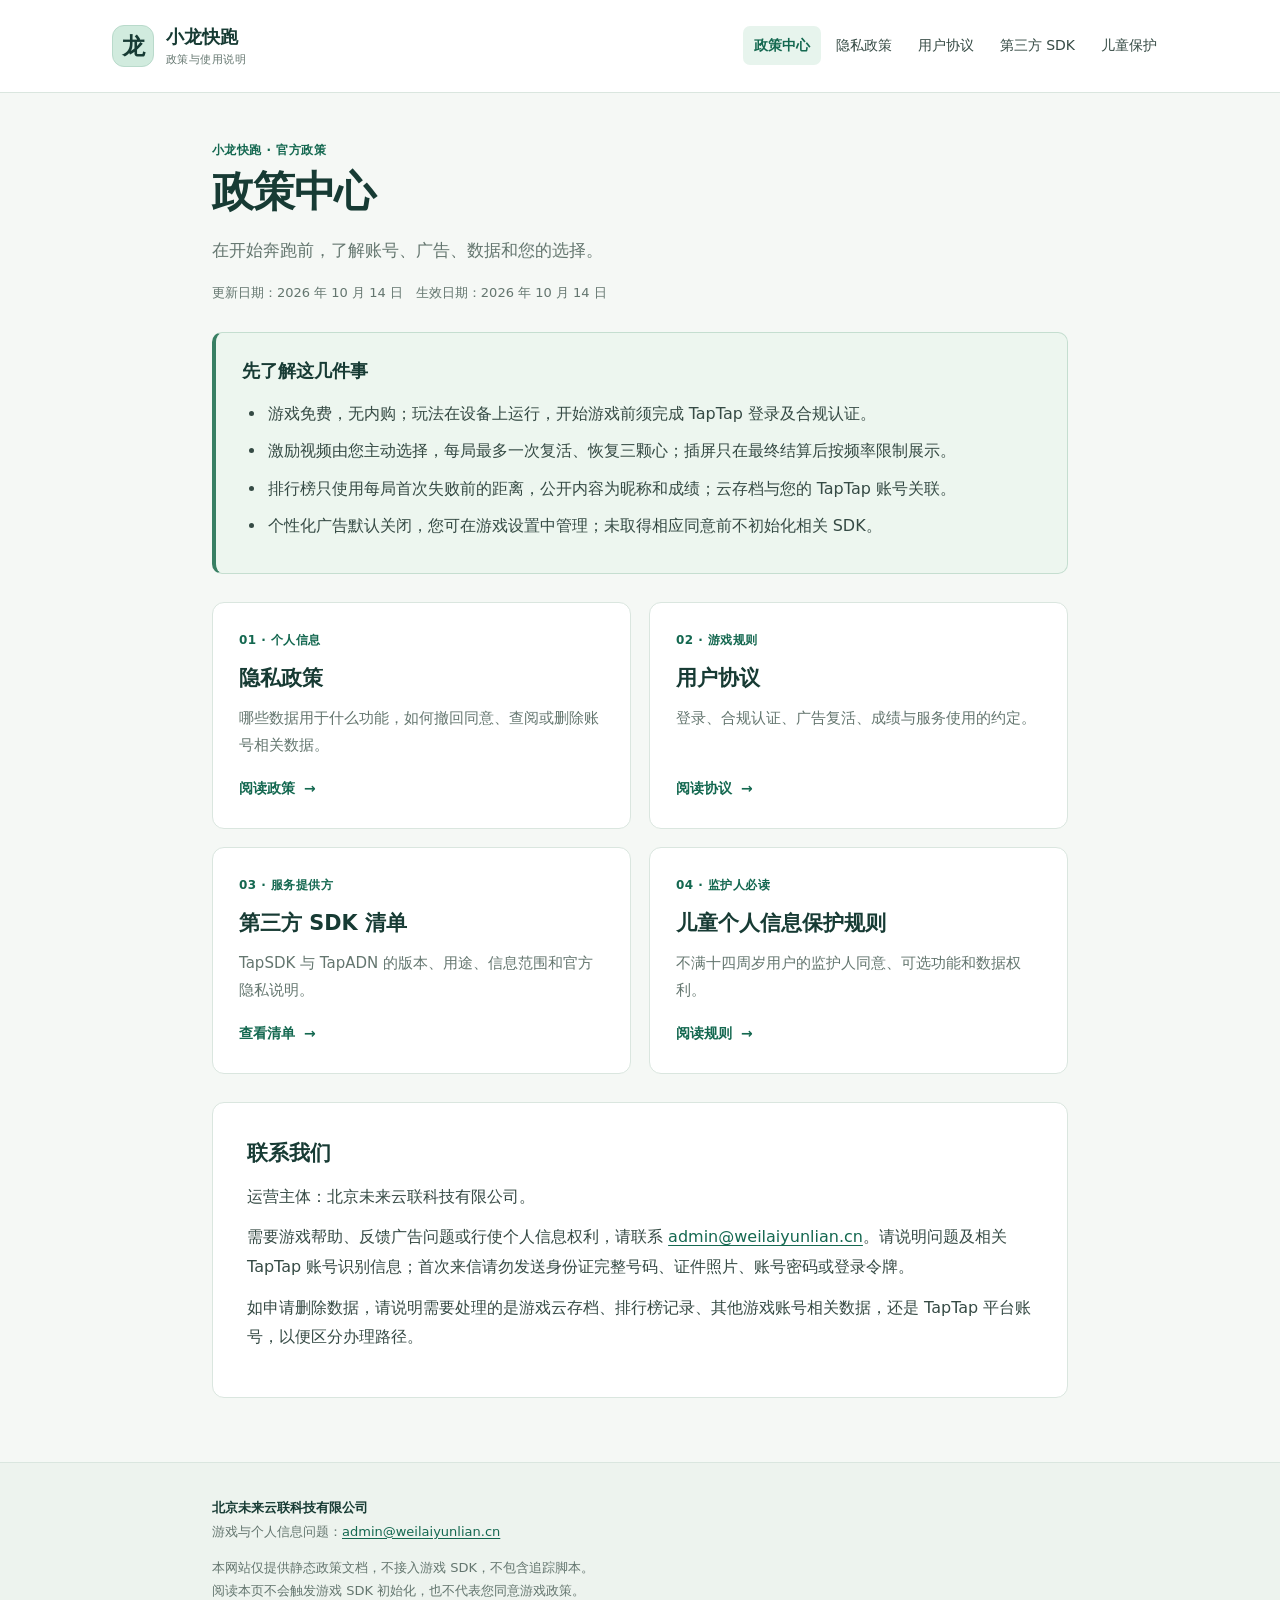
<file: index.html>
<!doctype html>
<html lang="zh-CN">
<head>
  <meta charset="utf-8">
  <meta name="viewport" content="width=device-width,initial-scale=1">
  <meta name="color-scheme" content="light">
  <meta name="description" content="在开始奔跑前，了解账号、广告、数据和您的选择。">
  <title>政策中心 · 小龙快跑</title>
  <link rel="stylesheet" href="style.css">
</head>
<body>
  <a class="skip-link" href="#content">跳到正文</a>
  <header class="site-header">
    <div class="header-inner">
      <a class="brand" href="index.html"><span class="brand-mark" aria-hidden="true">龙</span><span>小龙快跑<small>政策与使用说明</small></span></a>
      <nav aria-label="政策导航"><a href="index.html" aria-current="page">政策中心</a><a href="privacy.html">隐私政策</a><a href="terms.html">用户协议</a><a href="sdk.html">第三方 SDK</a><a href="children.html">儿童保护</a></nav>
    </div>
  </header>
  <main id="content" class="container" tabindex="-1">
    <div class="page-heading"><p class="eyebrow">小龙快跑 · 官方政策</p><h1>政策中心</h1><p class="page-description">在开始奔跑前，了解账号、广告、数据和您的选择。</p><p class="document-meta">更新日期：2026 年 10 月 14 日　<span>生效日期：2026 年 10 月 14 日</span></p></div>
    
    <section class="notice" aria-labelledby="overview-title"><h2 id="overview-title">先了解这几件事</h2><ul>
      <li>游戏免费，无内购；玩法在设备上运行，开始游戏前须完成 TapTap 登录及合规认证。</li>
      <li>激励视频由您主动选择，每局最多一次复活、恢复三颗心；插屏只在最终结算后按频率限制展示。</li>
      <li>排行榜只使用每局首次失败前的距离，公开内容为昵称和成绩；云存档与您的 TapTap 账号关联。</li>
      <li>个性化广告默认关闭，您可在游戏设置中管理；未取得相应同意前不初始化相关 SDK。</li>
    </ul></section>
    <div class="document-grid">
      <a class="document-card" href="privacy.html"><span class="card-label">01 · 个人信息</span><h2>隐私政策</h2><p>哪些数据用于什么功能，如何撤回同意、查阅或删除账号相关数据。</p><span class="card-action">阅读政策 <span aria-hidden="true">→</span></span></a>
      <a class="document-card" href="terms.html"><span class="card-label">02 · 游戏规则</span><h2>用户协议</h2><p>登录、合规认证、广告复活、成绩与服务使用的约定。</p><span class="card-action">阅读协议 <span aria-hidden="true">→</span></span></a>
      <a class="document-card" href="sdk.html"><span class="card-label">03 · 服务提供方</span><h2>第三方 SDK 清单</h2><p>TapSDK 与 TapADN 的版本、用途、信息范围和官方隐私说明。</p><span class="card-action">查看清单 <span aria-hidden="true">→</span></span></a>
      <a class="document-card" href="children.html"><span class="card-label">04 · 监护人必读</span><h2>儿童个人信息保护规则</h2><p>不满十四周岁用户的监护人同意、可选功能和数据权利。</p><span class="card-action">阅读规则 <span aria-hidden="true">→</span></span></a>
    </div>
    <section class="paper"><h2>联系我们</h2><p>运营主体：北京未来云联科技有限公司。</p><p>需要游戏帮助、反馈广告问题或行使个人信息权利，请联系 <a href="mailto:admin@weilaiyunlian.cn">admin@weilaiyunlian.cn</a>。请说明问题及相关 TapTap 账号识别信息；首次来信请勿发送身份证完整号码、证件照片、账号密码或登录令牌。</p><p>如申请删除数据，请说明需要处理的是游戏云存档、排行榜记录、其他游戏账号相关数据，还是 TapTap 平台账号，以便区分办理路径。</p></section>

  </main>
  <footer class="site-footer"><div class="footer-inner"><p><strong>北京未来云联科技有限公司</strong><br>游戏与个人信息问题：<a href="mailto:admin@weilaiyunlian.cn">admin@weilaiyunlian.cn</a></p><p>本网站仅提供静态政策文档，不接入游戏 SDK，不包含追踪脚本。<br>阅读本页不会触发游戏 SDK 初始化，也不代表您同意游戏政策。</p></div></footer>
</body>
</html>
</file>
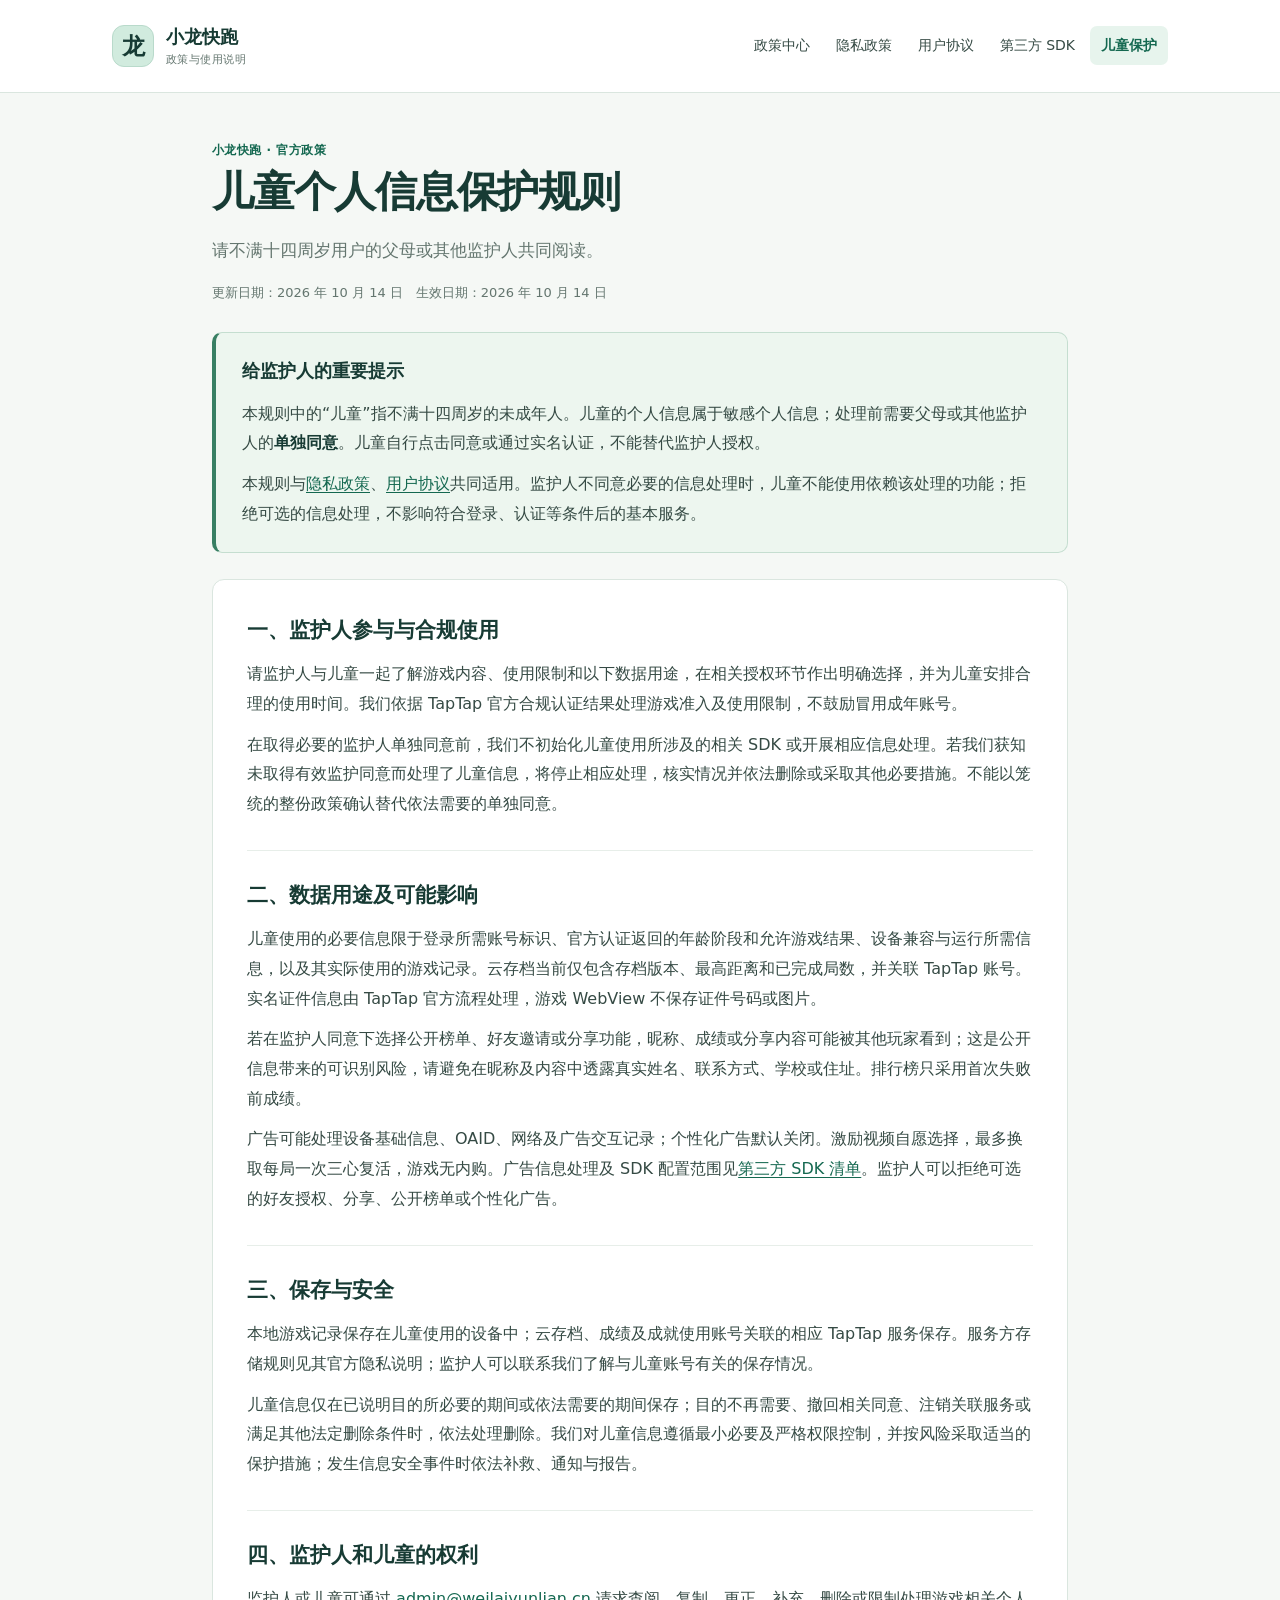
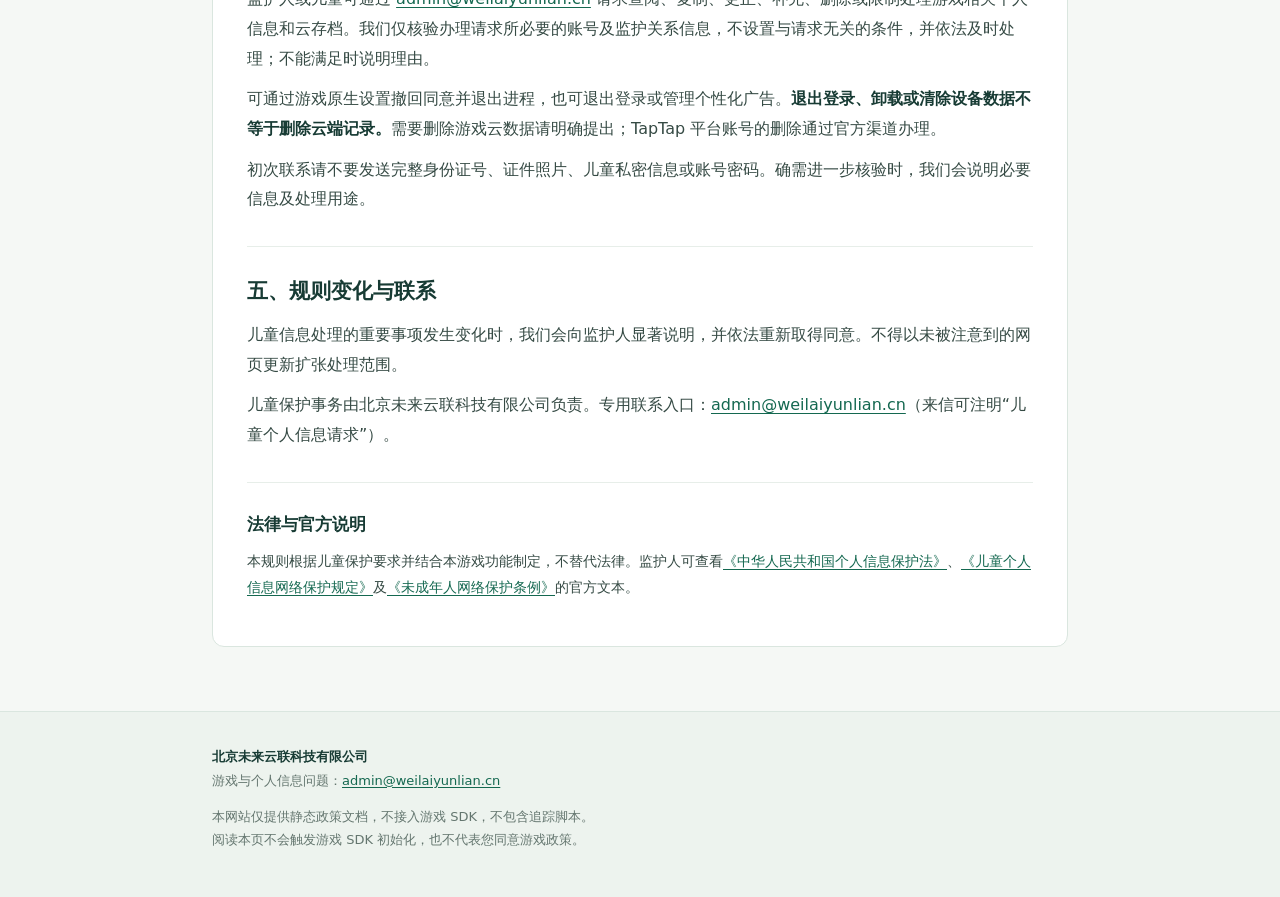
<file: children.html>
<!doctype html>
<html lang="zh-CN">
<head>
  <meta charset="utf-8">
  <meta name="viewport" content="width=device-width,initial-scale=1">
  <meta name="color-scheme" content="light">
  <meta name="description" content="请不满十四周岁用户的父母或其他监护人共同阅读。">
  <title>儿童个人信息保护规则 · 小龙快跑</title>
  <link rel="stylesheet" href="style.css">
</head>
<body>
  <a class="skip-link" href="#content">跳到正文</a>
  <header class="site-header">
    <div class="header-inner">
      <a class="brand" href="index.html"><span class="brand-mark" aria-hidden="true">龙</span><span>小龙快跑<small>政策与使用说明</small></span></a>
      <nav aria-label="政策导航"><a href="index.html">政策中心</a><a href="privacy.html">隐私政策</a><a href="terms.html">用户协议</a><a href="sdk.html">第三方 SDK</a><a href="children.html" aria-current="page">儿童保护</a></nav>
    </div>
  </header>
  <main id="content" class="container" tabindex="-1">
    <div class="page-heading"><p class="eyebrow">小龙快跑 · 官方政策</p><h1>儿童个人信息保护规则</h1><p class="page-description">请不满十四周岁用户的父母或其他监护人共同阅读。</p><p class="document-meta">更新日期：2026 年 10 月 14 日　<span>生效日期：2026 年 10 月 14 日</span></p></div>
    
    <section class="notice"><h2>给监护人的重要提示</h2><p>本规则中的“儿童”指不满十四周岁的未成年人。儿童的个人信息属于敏感个人信息；处理前需要父母或其他监护人的<strong>单独同意</strong>。儿童自行点击同意或通过实名认证，不能替代监护人授权。</p><p>本规则与<a href="privacy.html">隐私政策</a>、<a href="terms.html">用户协议</a>共同适用。监护人不同意必要的信息处理时，儿童不能使用依赖该处理的功能；拒绝可选的信息处理，不影响符合登录、认证等条件后的基本服务。</p></section>
    <article class="paper">
      <section><h2>一、监护人参与与合规使用</h2><p>请监护人与儿童一起了解游戏内容、使用限制和以下数据用途，在相关授权环节作出明确选择，并为儿童安排合理的使用时间。我们依据 TapTap 官方合规认证结果处理游戏准入及使用限制，不鼓励冒用成年账号。</p><p>在取得必要的监护人单独同意前，我们不初始化儿童使用所涉及的相关 SDK 或开展相应信息处理。若我们获知未取得有效监护同意而处理了儿童信息，将停止相应处理，核实情况并依法删除或采取其他必要措施。不能以笼统的整份政策确认替代依法需要的单独同意。</p></section>
      <section><h2>二、数据用途及可能影响</h2><p>儿童使用的必要信息限于登录所需账号标识、官方认证返回的年龄阶段和允许游戏结果、设备兼容与运行所需信息，以及其实际使用的游戏记录。云存档当前仅包含存档版本、最高距离和已完成局数，并关联 TapTap 账号。实名证件信息由 TapTap 官方流程处理，游戏 WebView 不保存证件号码或图片。</p><p>若在监护人同意下选择公开榜单、好友邀请或分享功能，昵称、成绩或分享内容可能被其他玩家看到；这是公开信息带来的可识别风险，请避免在昵称及内容中透露真实姓名、联系方式、学校或住址。排行榜只采用首次失败前成绩。</p><p>广告可能处理设备基础信息、OAID、网络及广告交互记录；个性化广告默认关闭。激励视频自愿选择，最多换取每局一次三心复活，游戏无内购。广告信息处理及 SDK 配置范围见<a href="sdk.html">第三方 SDK 清单</a>。监护人可以拒绝可选的好友授权、分享、公开榜单或个性化广告。</p></section>
      <section><h2>三、保存与安全</h2><p>本地游戏记录保存在儿童使用的设备中；云存档、成绩及成就使用账号关联的相应 TapTap 服务保存。服务方存储规则见其官方隐私说明；监护人可以联系我们了解与儿童账号有关的保存情况。</p><p>儿童信息仅在已说明目的所必要的期间或依法需要的期间保存；目的不再需要、撤回相关同意、注销关联服务或满足其他法定删除条件时，依法处理删除。我们对儿童信息遵循最小必要及严格权限控制，并按风险采取适当的保护措施；发生信息安全事件时依法补救、通知与报告。</p></section>
      <section><h2>四、监护人和儿童的权利</h2><p>监护人或儿童可通过 <a href="mailto:admin@weilaiyunlian.cn">admin@weilaiyunlian.cn</a> 请求查阅、复制、更正、补充、删除或限制处理游戏相关个人信息和云存档。我们仅核验办理请求所必要的账号及监护关系信息，不设置与请求无关的条件，并依法及时处理；不能满足时说明理由。</p><p>可通过游戏原生设置撤回同意并退出进程，也可退出登录或管理个性化广告。<strong>退出登录、卸载或清除设备数据不等于删除云端记录。</strong>需要删除游戏云数据请明确提出；TapTap 平台账号的删除通过官方渠道办理。</p><p>初次联系请不要发送完整身份证号、证件照片、儿童私密信息或账号密码。确需进一步核验时，我们会说明必要信息及处理用途。</p></section>
      <section><h2>五、规则变化与联系</h2><p>儿童信息处理的重要事项发生变化时，我们会向监护人显著说明，并依法重新取得同意。不得以未被注意到的网页更新扩张处理范围。</p><p>儿童保护事务由北京未来云联科技有限公司负责。专用联系入口：<a href="mailto:admin@weilaiyunlian.cn">admin@weilaiyunlian.cn</a>（来信可注明“儿童个人信息请求”）。</p></section>
      <section class="sources"><h2>法律与官方说明</h2><p>本规则根据儿童保护要求并结合本游戏功能制定，不替代法律。监护人可查看<a href="https://www.cac.gov.cn/2021-08/20/c_1631050028355286.htm" rel="noopener noreferrer">《中华人民共和国个人信息保护法》</a>、<a href="https://www.cac.gov.cn/2019-08/23/c_1124913903.htm" rel="noopener noreferrer">《儿童个人信息网络保护规定》</a>及<a href="https://www.cac.gov.cn/2023-10/24/c_1699806932316206.htm" rel="noopener noreferrer">《未成年人网络保护条例》</a>的官方文本。</p></section>
    </article>

  </main>
  <footer class="site-footer"><div class="footer-inner"><p><strong>北京未来云联科技有限公司</strong><br>游戏与个人信息问题：<a href="mailto:admin@weilaiyunlian.cn">admin@weilaiyunlian.cn</a></p><p>本网站仅提供静态政策文档，不接入游戏 SDK，不包含追踪脚本。<br>阅读本页不会触发游戏 SDK 初始化，也不代表您同意游戏政策。</p></div></footer>
</body>
</html>
</file>
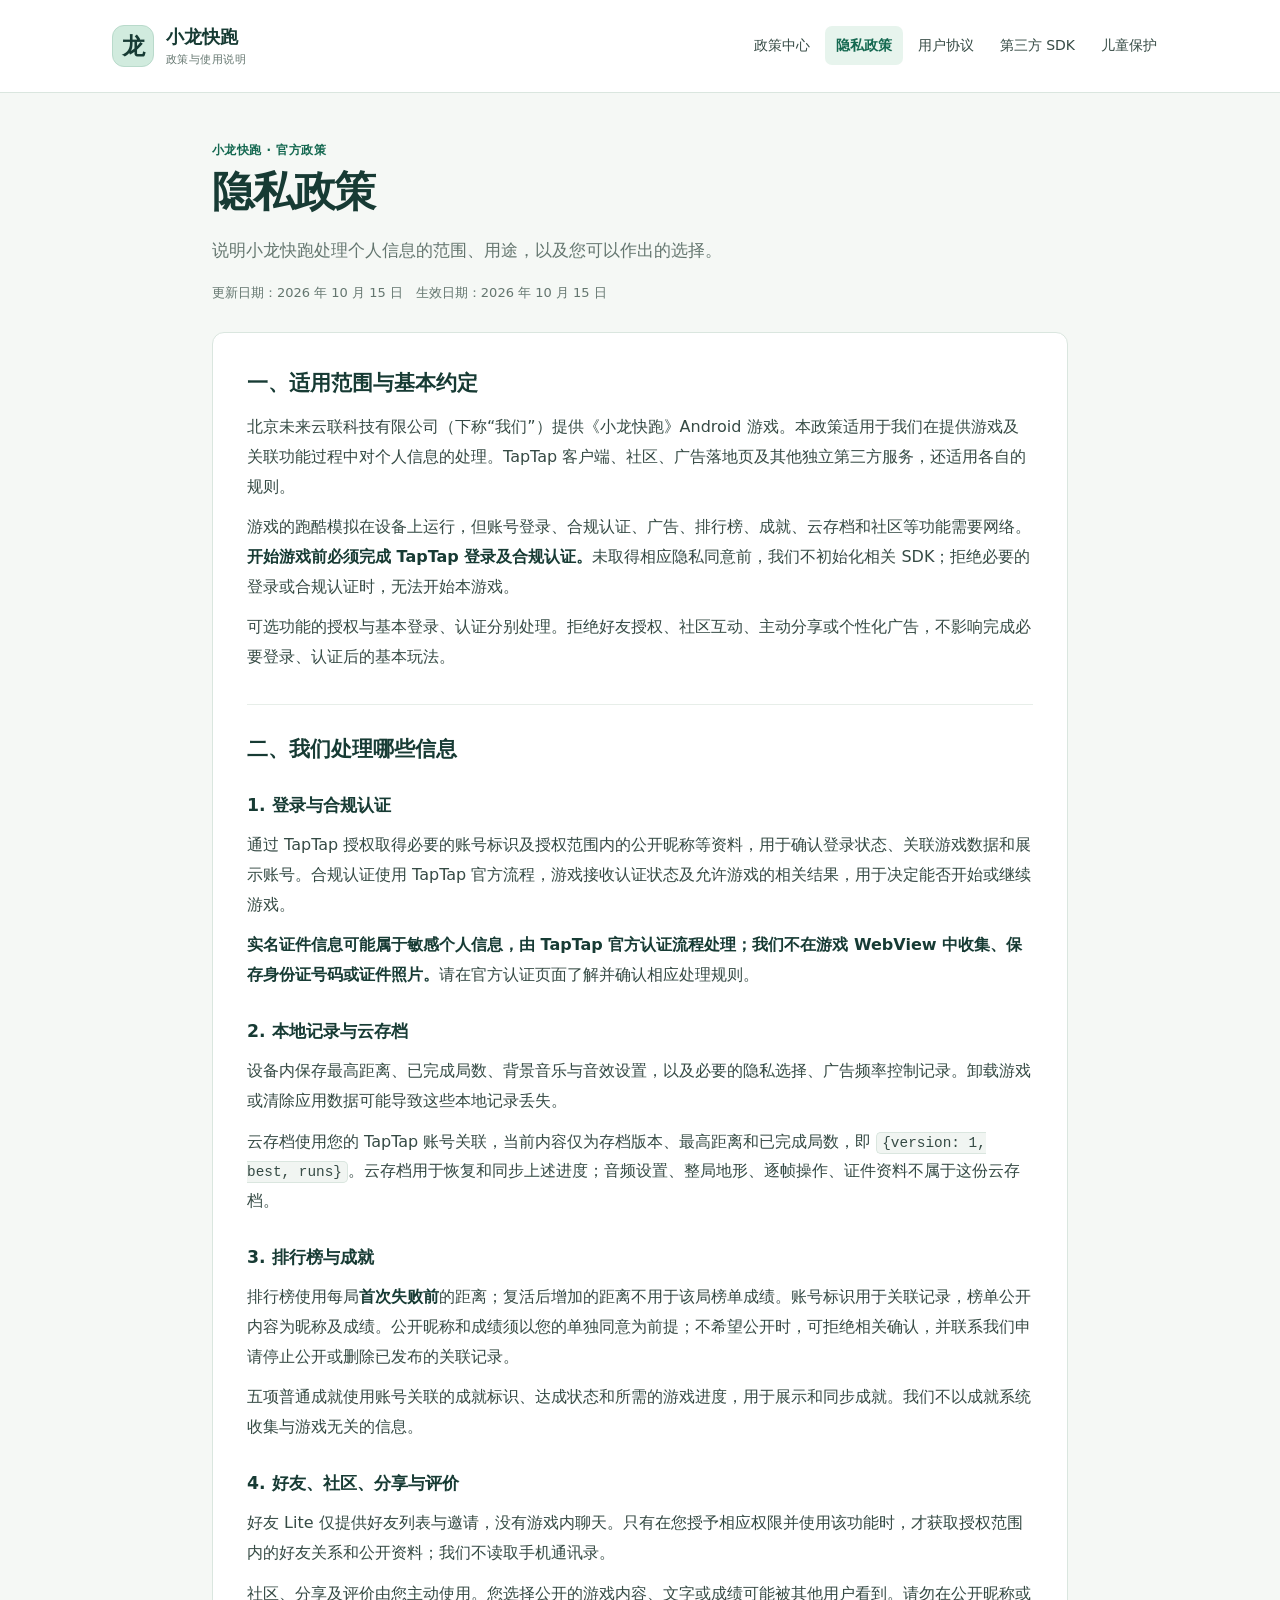
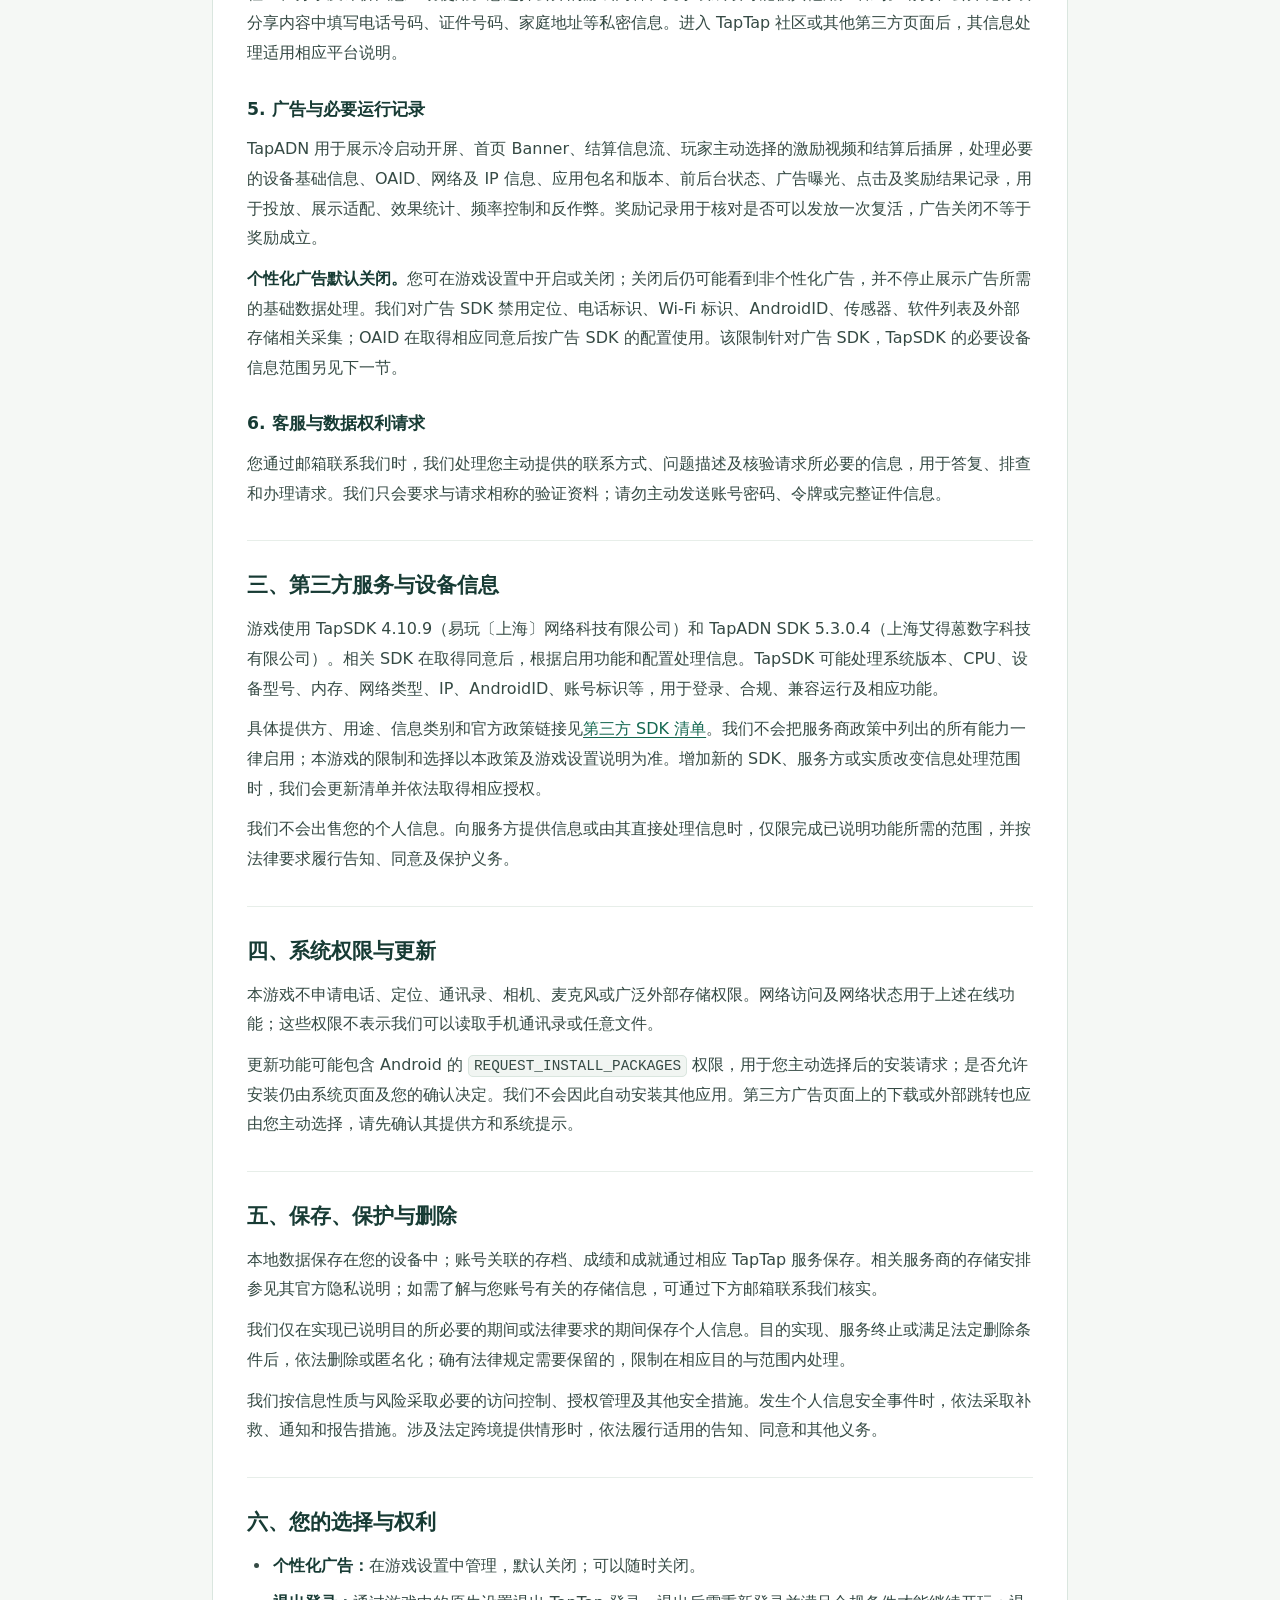
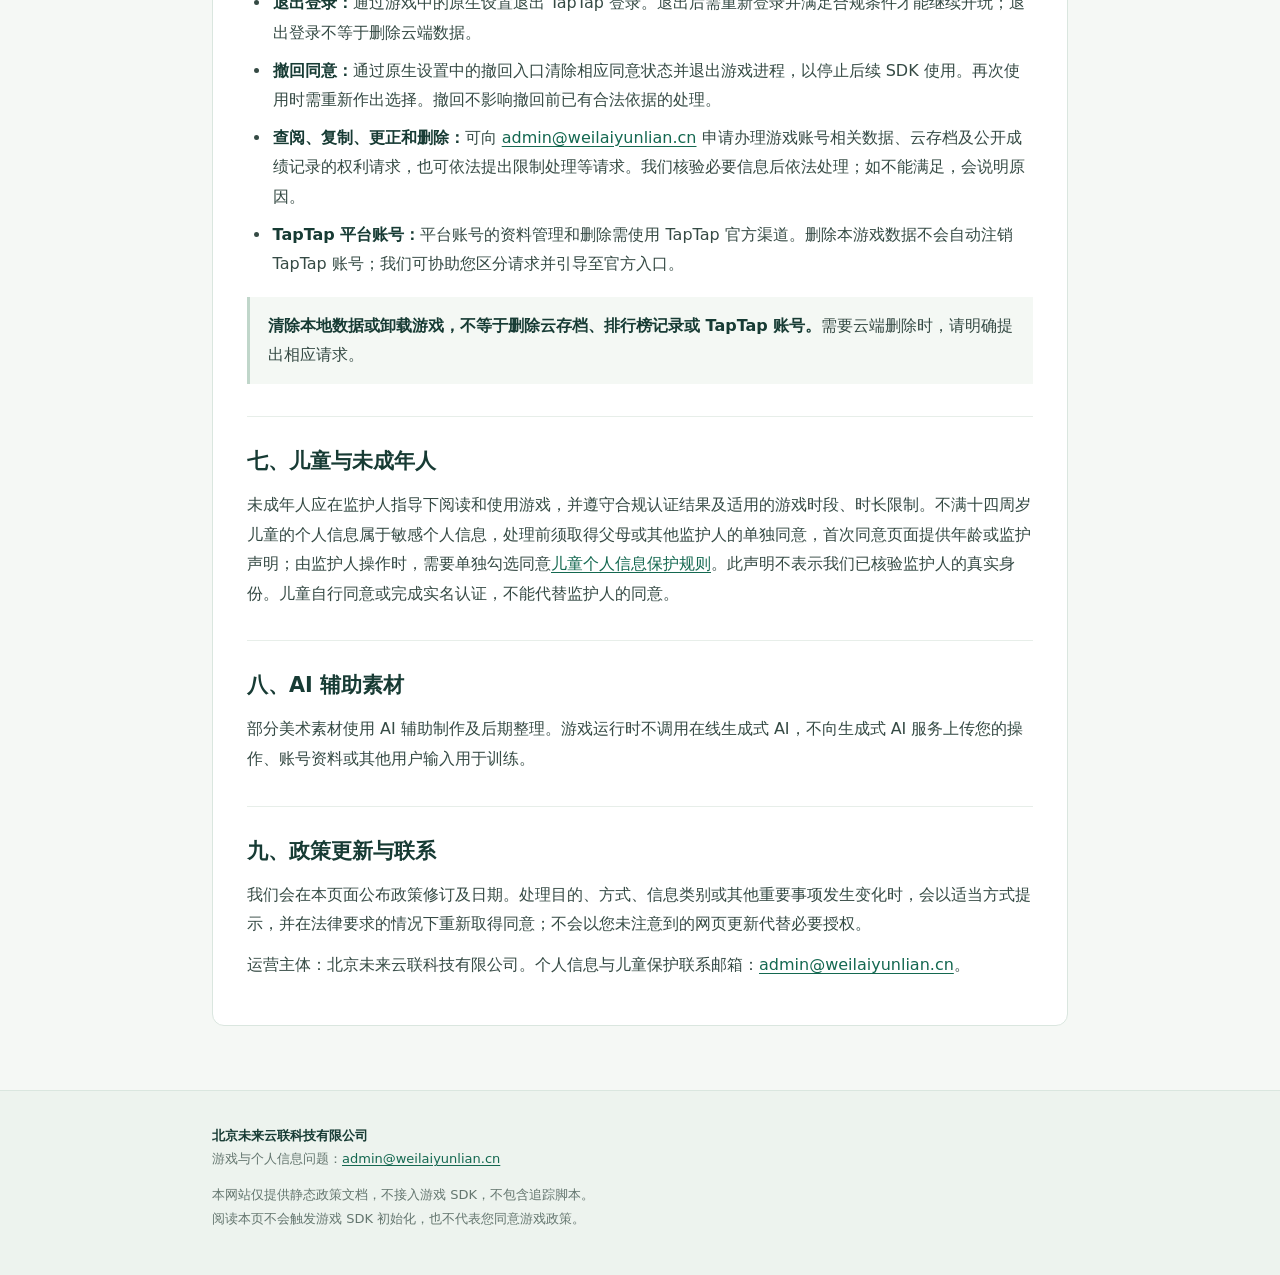
<file: privacy.html>
<!doctype html>
<html lang="zh-CN">
<head>
  <meta charset="utf-8">
  <meta name="viewport" content="width=device-width,initial-scale=1">
  <meta name="color-scheme" content="light">
  <meta name="description" content="说明小龙快跑处理个人信息的范围、用途，以及您可以作出的选择。">
  <title>隐私政策 · 小龙快跑</title>
  <link rel="stylesheet" href="style.css">
</head>
<body>
  <a class="skip-link" href="#content">跳到正文</a>
  <header class="site-header">
    <div class="header-inner">
      <a class="brand" href="index.html"><span class="brand-mark" aria-hidden="true">龙</span><span>小龙快跑<small>政策与使用说明</small></span></a>
      <nav aria-label="政策导航"><a href="index.html">政策中心</a><a href="privacy.html" aria-current="page">隐私政策</a><a href="terms.html">用户协议</a><a href="sdk.html">第三方 SDK</a><a href="children.html">儿童保护</a></nav>
    </div>
  </header>
  <main id="content" class="container" tabindex="-1">
    <div class="page-heading"><p class="eyebrow">小龙快跑 · 官方政策</p><h1>隐私政策</h1><p class="page-description">说明小龙快跑处理个人信息的范围、用途，以及您可以作出的选择。</p><p class="document-meta">更新日期：2026 年 10 月 15 日　<span>生效日期：2026 年 10 月 15 日</span></p></div>
    
    <article class="paper">
      <section id="scope"><h2>一、适用范围与基本约定</h2><p>北京未来云联科技有限公司（下称“我们”）提供《小龙快跑》Android 游戏。本政策适用于我们在提供游戏及关联功能过程中对个人信息的处理。TapTap 客户端、社区、广告落地页及其他独立第三方服务，还适用各自的规则。</p><p>游戏的跑酷模拟在设备上运行，但账号登录、合规认证、广告、排行榜、成就、云存档和社区等功能需要网络。<strong>开始游戏前必须完成 TapTap 登录及合规认证。</strong>未取得相应隐私同意前，我们不初始化相关 SDK；拒绝必要的登录或合规认证时，无法开始本游戏。</p><p>可选功能的授权与基本登录、认证分别处理。拒绝好友授权、社区互动、主动分享或个性化广告，不影响完成必要登录、认证后的基本玩法。</p></section>
      <section id="data"><h2>二、我们处理哪些信息</h2>
        <div class="data-item"><h3>1. 登录与合规认证</h3><p>通过 TapTap 授权取得必要的账号标识及授权范围内的公开昵称等资料，用于确认登录状态、关联游戏数据和展示账号。合规认证使用 TapTap 官方流程，游戏接收认证状态及允许游戏的相关结果，用于决定能否开始或继续游戏。</p><p><strong>实名证件信息可能属于敏感个人信息，由 TapTap 官方认证流程处理；我们不在游戏 WebView 中收集、保存身份证号码或证件照片。</strong>请在官方认证页面了解并确认相应处理规则。</p></div>
        <div class="data-item"><h3>2. 本地记录与云存档</h3><p>设备内保存最高距离、已完成局数、背景音乐与音效设置，以及必要的隐私选择、广告频率控制记录。卸载游戏或清除应用数据可能导致这些本地记录丢失。</p><p>云存档使用您的 TapTap 账号关联，当前内容仅为存档版本、最高距离和已完成局数，即 <code>{version: 1, best, runs}</code>。云存档用于恢复和同步上述进度；音频设置、整局地形、逐帧操作、证件资料不属于这份云存档。</p></div>
        <div class="data-item"><h3>3. 排行榜与成就</h3><p>排行榜使用每局<strong>首次失败前</strong>的距离；复活后增加的距离不用于该局榜单成绩。账号标识用于关联记录，榜单公开内容为昵称及成绩。公开昵称和成绩须以您的单独同意为前提；不希望公开时，可拒绝相关确认，并联系我们申请停止公开或删除已发布的关联记录。</p><p>五项普通成就使用账号关联的成就标识、达成状态和所需的游戏进度，用于展示和同步成就。我们不以成就系统收集与游戏无关的信息。</p></div>
        <div class="data-item"><h3>4. 好友、社区、分享与评价</h3><p>好友 Lite 仅提供好友列表与邀请，没有游戏内聊天。只有在您授予相应权限并使用该功能时，才获取授权范围内的好友关系和公开资料；我们不读取手机通讯录。</p><p>社区、分享及评价由您主动使用。您选择公开的游戏内容、文字或成绩可能被其他用户看到。请勿在公开昵称或分享内容中填写电话号码、证件号码、家庭地址等私密信息。进入 TapTap 社区或其他第三方页面后，其信息处理适用相应平台说明。</p></div>
        <div class="data-item"><h3>5. 广告与必要运行记录</h3><p>TapADN 用于展示冷启动开屏、首页 Banner、结算信息流、玩家主动选择的激励视频和结算后插屏，处理必要的设备基础信息、OAID、网络及 IP 信息、应用包名和版本、前后台状态、广告曝光、点击及奖励结果记录，用于投放、展示适配、效果统计、频率控制和反作弊。奖励记录用于核对是否可以发放一次复活，广告关闭不等于奖励成立。</p><p><strong>个性化广告默认关闭。</strong>您可在游戏设置中开启或关闭；关闭后仍可能看到非个性化广告，并不停止展示广告所需的基础数据处理。我们对广告 SDK 禁用定位、电话标识、Wi-Fi 标识、AndroidID、传感器、软件列表及外部存储相关采集；OAID 在取得相应同意后按广告 SDK 的配置使用。该限制针对广告 SDK，TapSDK 的必要设备信息范围另见下一节。</p></div>
        <div class="data-item"><h3>6. 客服与数据权利请求</h3><p>您通过邮箱联系我们时，我们处理您主动提供的联系方式、问题描述及核验请求所必要的信息，用于答复、排查和办理请求。我们只会要求与请求相称的验证资料；请勿主动发送账号密码、令牌或完整证件信息。</p></div>
      </section>
      <section id="sdk"><h2>三、第三方服务与设备信息</h2><p>游戏使用 TapSDK 4.10.9（易玩〔上海〕网络科技有限公司）和 TapADN SDK 5.3.0.4（上海艾得蒽数字科技有限公司）。相关 SDK 在取得同意后，根据启用功能和配置处理信息。TapSDK 可能处理系统版本、CPU、设备型号、内存、网络类型、IP、AndroidID、账号标识等，用于登录、合规、兼容运行及相应功能。</p><p>具体提供方、用途、信息类别和官方政策链接见<a href="sdk.html">第三方 SDK 清单</a>。我们不会把服务商政策中列出的所有能力一律启用；本游戏的限制和选择以本政策及游戏设置说明为准。增加新的 SDK、服务方或实质改变信息处理范围时，我们会更新清单并依法取得相应授权。</p><p>我们不会出售您的个人信息。向服务方提供信息或由其直接处理信息时，仅限完成已说明功能所需的范围，并按法律要求履行告知、同意及保护义务。</p></section>
      <section id="permissions"><h2>四、系统权限与更新</h2><p>本游戏不申请电话、定位、通讯录、相机、麦克风或广泛外部存储权限。网络访问及网络状态用于上述在线功能；这些权限不表示我们可以读取手机通讯录或任意文件。</p><p>更新功能可能包含 Android 的 <code>REQUEST_INSTALL_PACKAGES</code> 权限，用于您主动选择后的安装请求；是否允许安装仍由系统页面及您的确认决定。我们不会因此自动安装其他应用。第三方广告页面上的下载或外部跳转也应由您主动选择，请先确认其提供方和系统提示。</p></section>
      <section id="storage"><h2>五、保存、保护与删除</h2><p>本地数据保存在您的设备中；账号关联的存档、成绩和成就通过相应 TapTap 服务保存。相关服务商的存储安排参见其官方隐私说明；如需了解与您账号有关的存储信息，可通过下方邮箱联系我们核实。</p><p>我们仅在实现已说明目的所必要的期间或法律要求的期间保存个人信息。目的实现、服务终止或满足法定删除条件后，依法删除或匿名化；确有法律规定需要保留的，限制在相应目的与范围内处理。</p><p>我们按信息性质与风险采取必要的访问控制、授权管理及其他安全措施。发生个人信息安全事件时，依法采取补救、通知和报告措施。涉及法定跨境提供情形时，依法履行适用的告知、同意和其他义务。</p></section>
      <section id="choices"><h2>六、您的选择与权利</h2><ul>
        <li><strong>个性化广告：</strong>在游戏设置中管理，默认关闭；可以随时关闭。</li>
        <li><strong>退出登录：</strong>通过游戏中的原生设置退出 TapTap 登录。退出后需重新登录并满足合规条件才能继续开玩；退出登录不等于删除云端数据。</li>
        <li><strong>撤回同意：</strong>通过原生设置中的撤回入口清除相应同意状态并退出游戏进程，以停止后续 SDK 使用。再次使用时需重新作出选择。撤回不影响撤回前已有合法依据的处理。</li>
        <li><strong>查阅、复制、更正和删除：</strong>可向 <a href="mailto:admin@weilaiyunlian.cn">admin@weilaiyunlian.cn</a> 申请办理游戏账号相关数据、云存档及公开成绩记录的权利请求，也可依法提出限制处理等请求。我们核验必要信息后依法处理；如不能满足，会说明原因。</li>
        <li><strong>TapTap 平台账号：</strong>平台账号的资料管理和删除需使用 TapTap 官方渠道。删除本游戏数据不会自动注销 TapTap 账号；我们可协助您区分请求并引导至官方入口。</li>
      </ul><p class="inline-note"><strong>清除本地数据或卸载游戏，不等于删除云存档、排行榜记录或 TapTap 账号。</strong>需要云端删除时，请明确提出相应请求。</p></section>
      <section id="children"><h2>七、儿童与未成年人</h2><p>未成年人应在监护人指导下阅读和使用游戏，并遵守合规认证结果及适用的游戏时段、时长限制。不满十四周岁儿童的个人信息属于敏感个人信息，处理前须取得父母或其他监护人的单独同意，首次同意页面提供年龄或监护声明；由监护人操作时，需要单独勾选同意<a href="children.html">儿童个人信息保护规则</a>。此声明不表示我们已核验监护人的真实身份。儿童自行同意或完成实名认证，不能代替监护人的同意。</p></section>
      <section id="ai"><h2>八、AI 辅助素材</h2><p>部分美术素材使用 AI 辅助制作及后期整理。游戏运行时不调用在线生成式 AI，不向生成式 AI 服务上传您的操作、账号资料或其他用户输入用于训练。</p></section>
      <section id="updates"><h2>九、政策更新与联系</h2><p>我们会在本页面公布政策修订及日期。处理目的、方式、信息类别或其他重要事项发生变化时，会以适当方式提示，并在法律要求的情况下重新取得同意；不会以您未注意到的网页更新代替必要授权。</p><p>运营主体：北京未来云联科技有限公司。个人信息与儿童保护联系邮箱：<a href="mailto:admin@weilaiyunlian.cn">admin@weilaiyunlian.cn</a>。</p></section>
    </article>

  </main>
  <footer class="site-footer"><div class="footer-inner"><p><strong>北京未来云联科技有限公司</strong><br>游戏与个人信息问题：<a href="mailto:admin@weilaiyunlian.cn">admin@weilaiyunlian.cn</a></p><p>本网站仅提供静态政策文档，不接入游戏 SDK，不包含追踪脚本。<br>阅读本页不会触发游戏 SDK 初始化，也不代表您同意游戏政策。</p></div></footer>
</body>
</html>
</file>
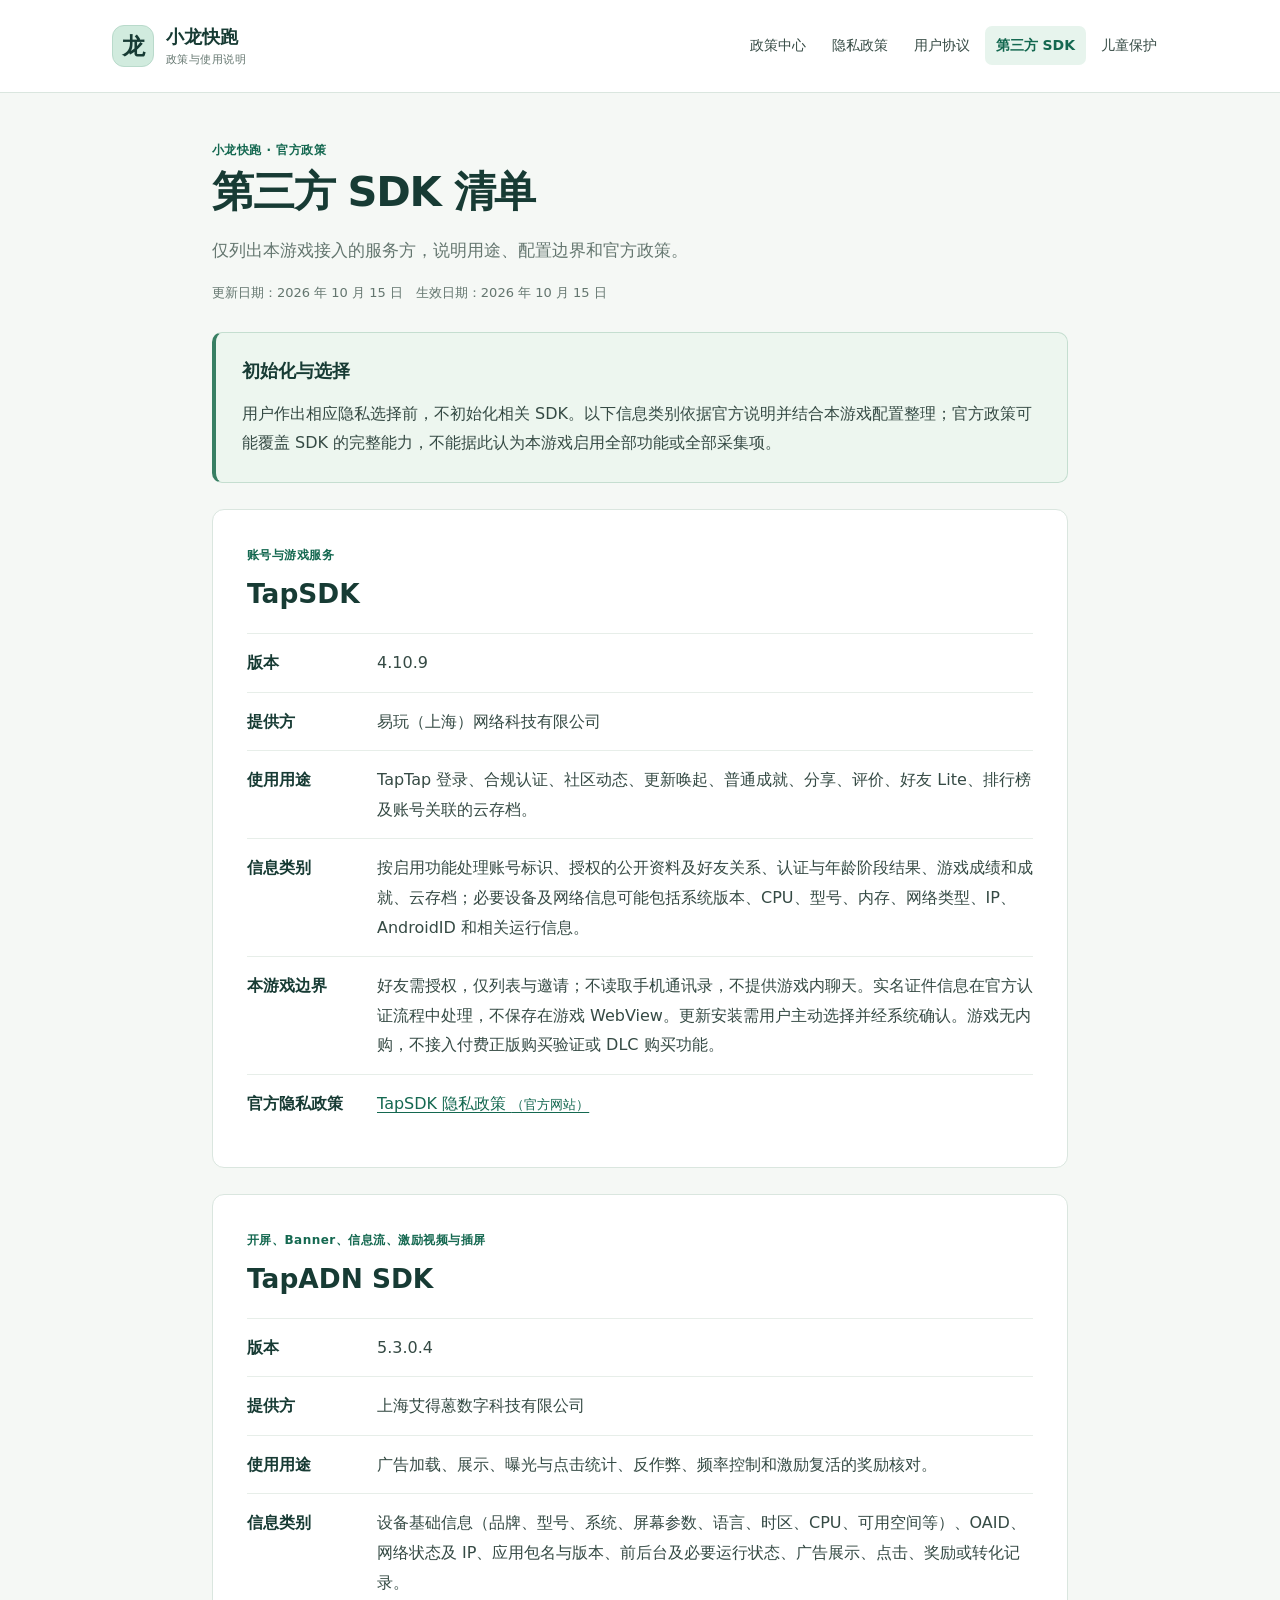
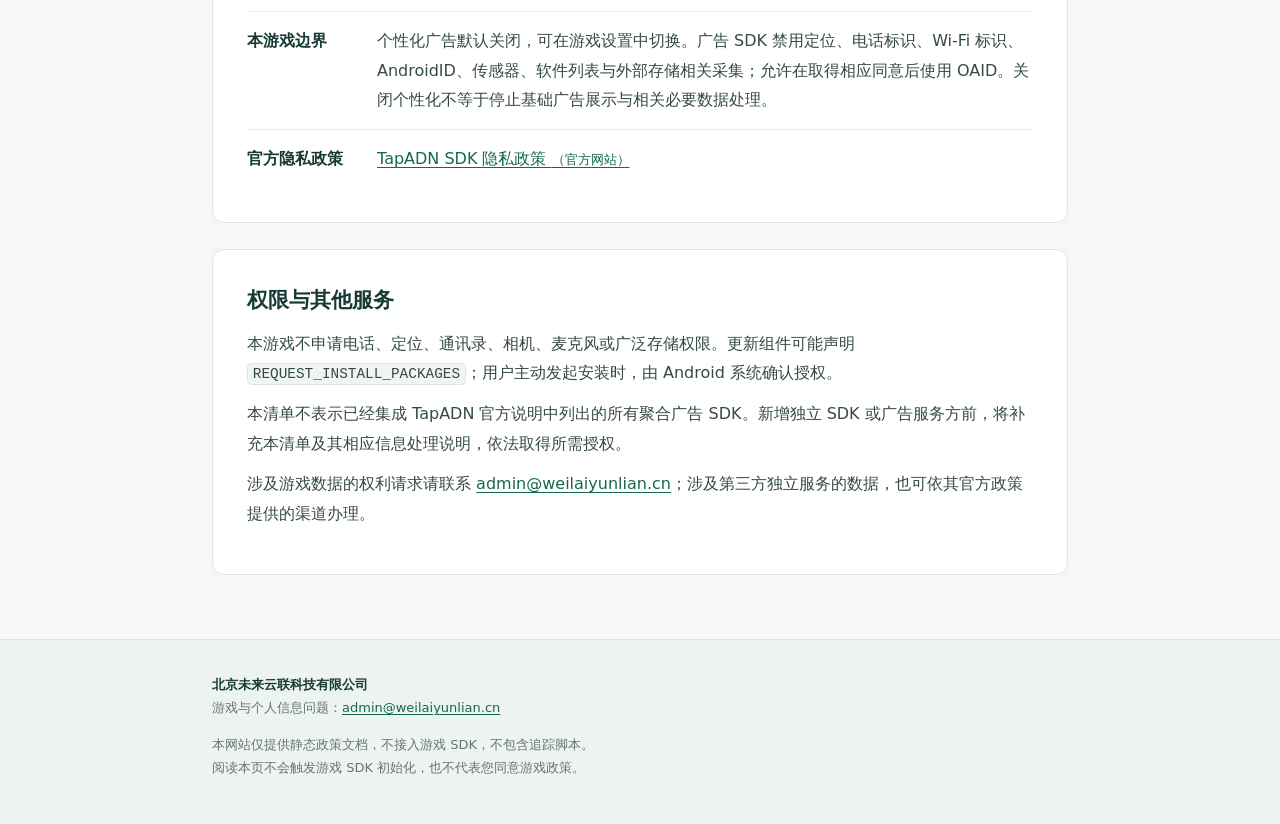
<file: sdk.html>
<!doctype html>
<html lang="zh-CN">
<head>
  <meta charset="utf-8">
  <meta name="viewport" content="width=device-width,initial-scale=1">
  <meta name="color-scheme" content="light">
  <meta name="description" content="仅列出本游戏接入的服务方，说明用途、配置边界和官方政策。">
  <title>第三方 SDK 清单 · 小龙快跑</title>
  <link rel="stylesheet" href="style.css">
</head>
<body>
  <a class="skip-link" href="#content">跳到正文</a>
  <header class="site-header">
    <div class="header-inner">
      <a class="brand" href="index.html"><span class="brand-mark" aria-hidden="true">龙</span><span>小龙快跑<small>政策与使用说明</small></span></a>
      <nav aria-label="政策导航"><a href="index.html">政策中心</a><a href="privacy.html">隐私政策</a><a href="terms.html">用户协议</a><a href="sdk.html" aria-current="page">第三方 SDK</a><a href="children.html">儿童保护</a></nav>
    </div>
  </header>
  <main id="content" class="container" tabindex="-1">
    <div class="page-heading"><p class="eyebrow">小龙快跑 · 官方政策</p><h1>第三方 SDK 清单</h1><p class="page-description">仅列出本游戏接入的服务方，说明用途、配置边界和官方政策。</p><p class="document-meta">更新日期：2026 年 10 月 15 日　<span>生效日期：2026 年 10 月 15 日</span></p></div>
    
    <section class="notice"><h2>初始化与选择</h2><p>用户作出相应隐私选择前，不初始化相关 SDK。以下信息类别依据官方说明并结合本游戏配置整理；官方政策可能覆盖 SDK 的完整能力，不能据此认为本游戏启用全部功能或全部采集项。</p></section>
    <article class="paper sdk-card">
      <p class="card-label">账号与游戏服务</p><h2>TapSDK</h2>
      <dl class="detail-list"><div><dt>版本</dt><dd>4.10.9</dd></div><div><dt>提供方</dt><dd>易玩（上海）网络科技有限公司</dd></div><div><dt>使用用途</dt><dd>TapTap 登录、合规认证、社区动态、更新唤起、普通成就、分享、评价、好友 Lite、排行榜及账号关联的云存档。</dd></div><div><dt>信息类别</dt><dd>按启用功能处理账号标识、授权的公开资料及好友关系、认证与年龄阶段结果、游戏成绩和成就、云存档；必要设备及网络信息可能包括系统版本、CPU、型号、内存、网络类型、IP、AndroidID 和相关运行信息。</dd></div><div><dt>本游戏边界</dt><dd>好友需授权，仅列表与邀请；不读取手机通讯录，不提供游戏内聊天。实名证件信息在官方认证流程中处理，不保存在游戏 WebView。更新安装需用户主动选择并经系统确认。游戏无内购，不接入付费正版购买验证或 DLC 购买功能。</dd></div><div><dt>官方隐私政策</dt><dd><a href="https://developer.taptap.cn/docs/sdk/start/agreement/" rel="noopener noreferrer">TapSDK 隐私政策 <span class="external-label">（官方网站）</span></a></dd></div></dl>
    </article>
    <article class="paper sdk-card">
      <p class="card-label">开屏、Banner、信息流、激励视频与插屏</p><h2>TapADN SDK</h2>
      <dl class="detail-list"><div><dt>版本</dt><dd>5.3.0.4</dd></div><div><dt>提供方</dt><dd>上海艾得蒽数字科技有限公司</dd></div><div><dt>使用用途</dt><dd>广告加载、展示、曝光与点击统计、反作弊、频率控制和激励复活的奖励核对。</dd></div><div><dt>信息类别</dt><dd>设备基础信息（品牌、型号、系统、屏幕参数、语言、时区、CPU、可用空间等）、OAID、网络状态及 IP、应用包名与版本、前后台及必要运行状态、广告展示、点击、奖励或转化记录。</dd></div><div><dt>本游戏边界</dt><dd>个性化广告默认关闭，可在游戏设置中切换。广告 SDK 禁用定位、电话标识、Wi-Fi 标识、AndroidID、传感器、软件列表与外部存储相关采集；允许在取得相应同意后使用 OAID。关闭个性化不等于停止基础广告展示与相关必要数据处理。</dd></div><div><dt>官方隐私政策</dt><dd><a href="https://ssp.dirichlet.cn/docs/agreement/" rel="noopener noreferrer">TapADN SDK 隐私政策 <span class="external-label">（官方网站）</span></a></dd></div></dl>
    </article>
    <section class="paper"><h2>权限与其他服务</h2><p>本游戏不申请电话、定位、通讯录、相机、麦克风或广泛存储权限。更新组件可能声明 <code>REQUEST_INSTALL_PACKAGES</code>；用户主动发起安装时，由 Android 系统确认授权。</p><p>本清单不表示已经集成 TapADN 官方说明中列出的所有聚合广告 SDK。新增独立 SDK 或广告服务方前，将补充本清单及其相应信息处理说明，依法取得所需授权。</p><p>涉及游戏数据的权利请求请联系 <a href="mailto:admin@weilaiyunlian.cn">admin@weilaiyunlian.cn</a>；涉及第三方独立服务的数据，也可依其官方政策提供的渠道办理。</p></section>

  </main>
  <footer class="site-footer"><div class="footer-inner"><p><strong>北京未来云联科技有限公司</strong><br>游戏与个人信息问题：<a href="mailto:admin@weilaiyunlian.cn">admin@weilaiyunlian.cn</a></p><p>本网站仅提供静态政策文档，不接入游戏 SDK，不包含追踪脚本。<br>阅读本页不会触发游戏 SDK 初始化，也不代表您同意游戏政策。</p></div></footer>
</body>
</html>
</file>
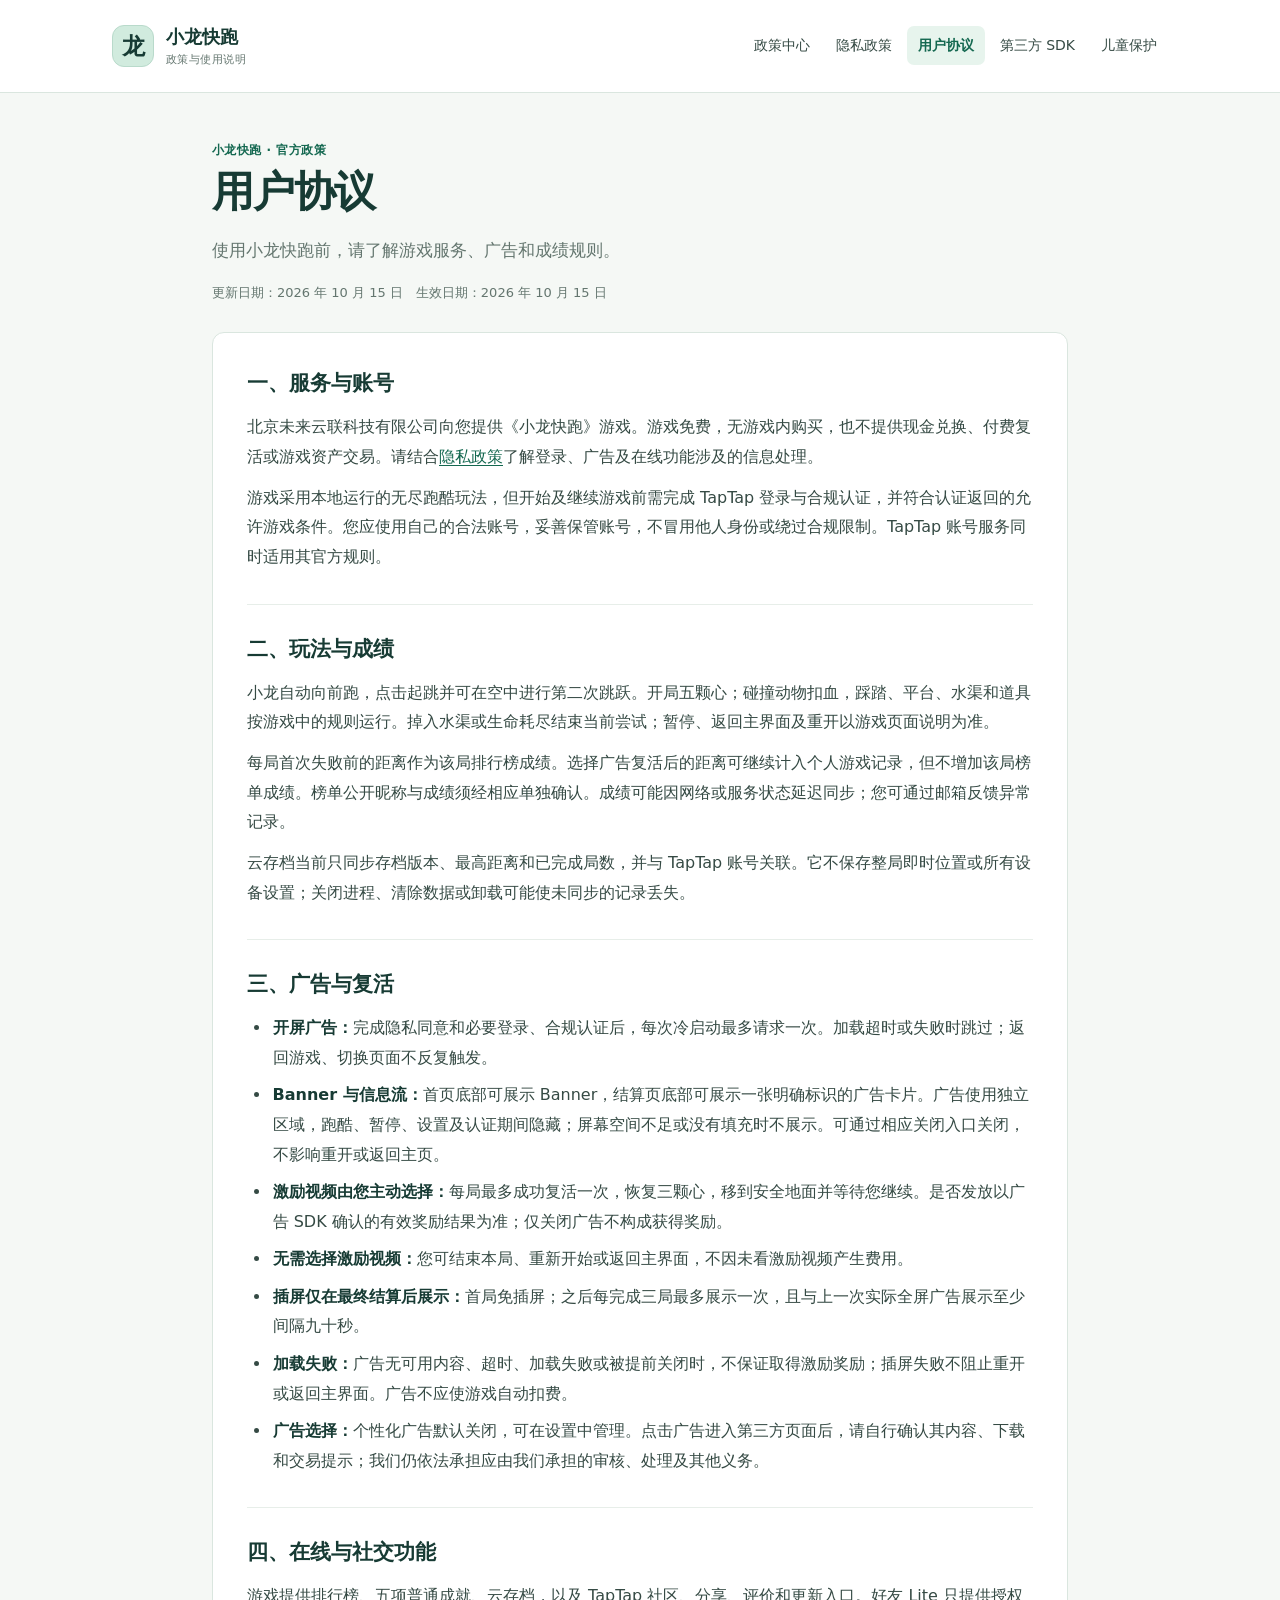
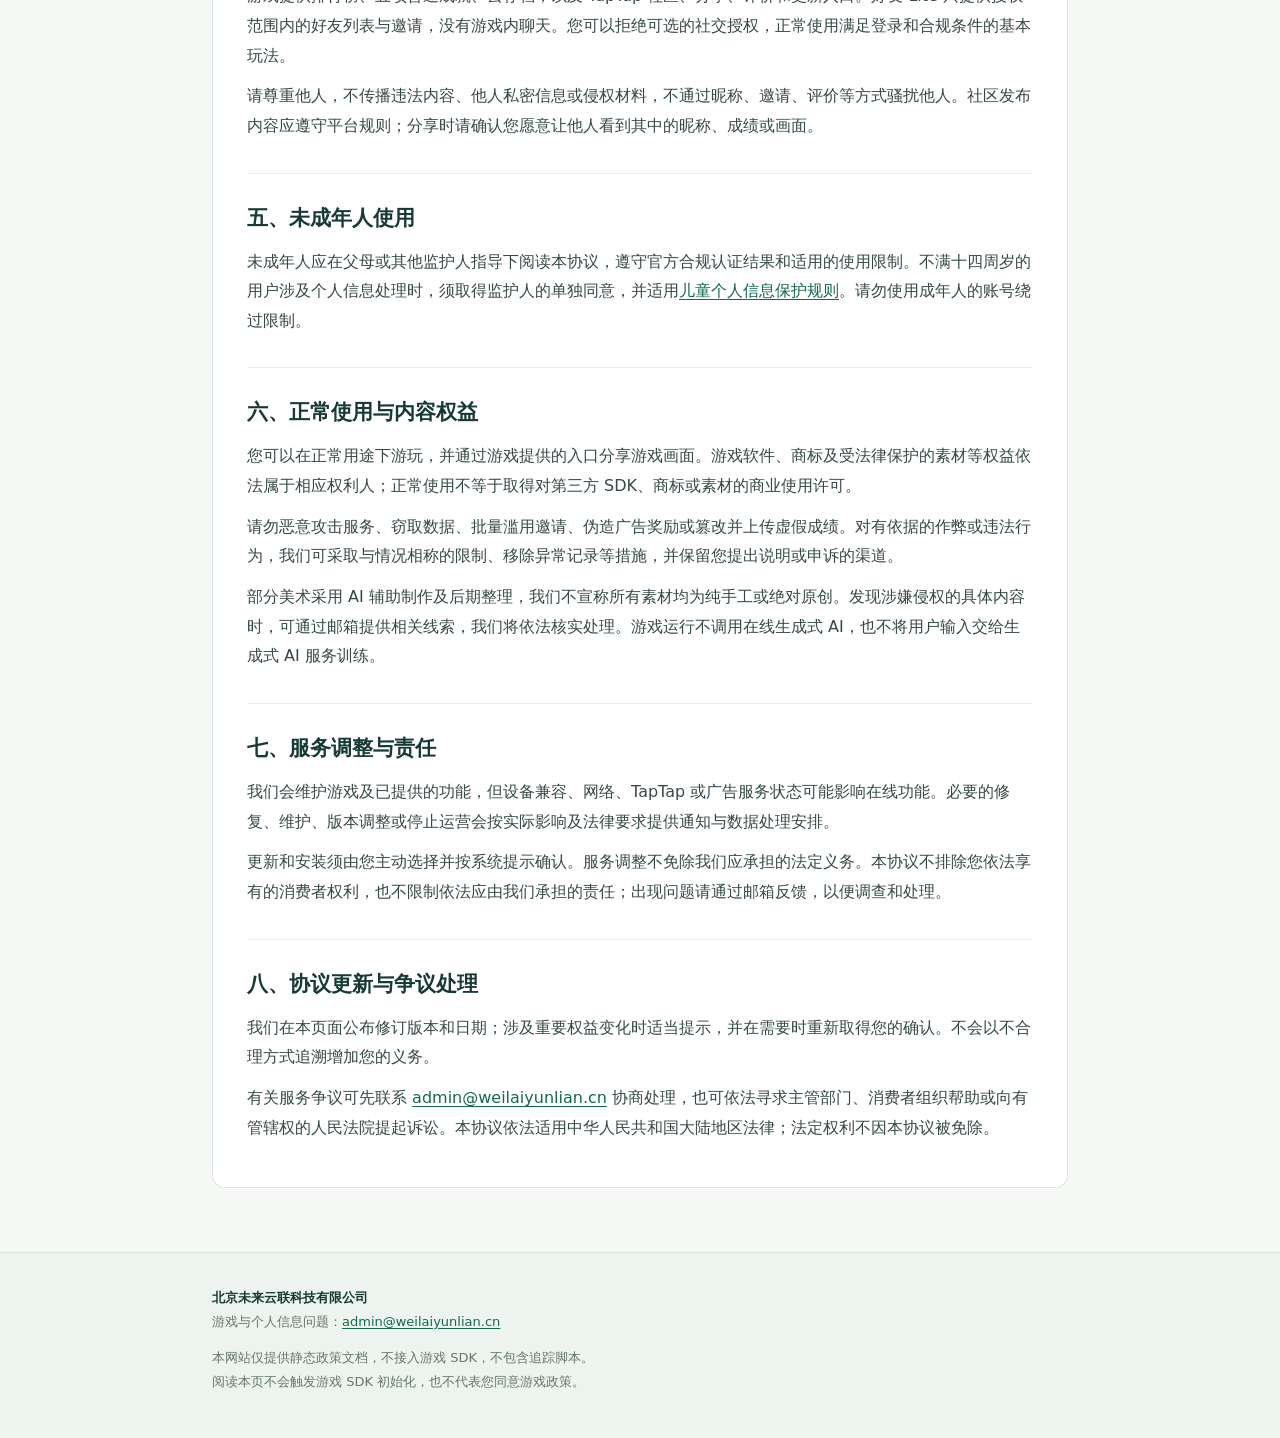
<file: terms.html>
<!doctype html>
<html lang="zh-CN">
<head>
  <meta charset="utf-8">
  <meta name="viewport" content="width=device-width,initial-scale=1">
  <meta name="color-scheme" content="light">
  <meta name="description" content="使用小龙快跑前，请了解游戏服务、广告和成绩规则。">
  <title>用户协议 · 小龙快跑</title>
  <link rel="stylesheet" href="style.css">
</head>
<body>
  <a class="skip-link" href="#content">跳到正文</a>
  <header class="site-header">
    <div class="header-inner">
      <a class="brand" href="index.html"><span class="brand-mark" aria-hidden="true">龙</span><span>小龙快跑<small>政策与使用说明</small></span></a>
      <nav aria-label="政策导航"><a href="index.html">政策中心</a><a href="privacy.html">隐私政策</a><a href="terms.html" aria-current="page">用户协议</a><a href="sdk.html">第三方 SDK</a><a href="children.html">儿童保护</a></nav>
    </div>
  </header>
  <main id="content" class="container" tabindex="-1">
    <div class="page-heading"><p class="eyebrow">小龙快跑 · 官方政策</p><h1>用户协议</h1><p class="page-description">使用小龙快跑前，请了解游戏服务、广告和成绩规则。</p><p class="document-meta">更新日期：2026 年 10 月 15 日　<span>生效日期：2026 年 10 月 15 日</span></p></div>
    
    <article class="paper">
      <section><h2>一、服务与账号</h2><p>北京未来云联科技有限公司向您提供《小龙快跑》游戏。游戏免费，无游戏内购买，也不提供现金兑换、付费复活或游戏资产交易。请结合<a href="privacy.html">隐私政策</a>了解登录、广告及在线功能涉及的信息处理。</p><p>游戏采用本地运行的无尽跑酷玩法，但开始及继续游戏前需完成 TapTap 登录与合规认证，并符合认证返回的允许游戏条件。您应使用自己的合法账号，妥善保管账号，不冒用他人身份或绕过合规限制。TapTap 账号服务同时适用其官方规则。</p></section>
      <section><h2>二、玩法与成绩</h2><p>小龙自动向前跑，点击起跳并可在空中进行第二次跳跃。开局五颗心；碰撞动物扣血，踩踏、平台、水渠和道具按游戏中的规则运行。掉入水渠或生命耗尽结束当前尝试；暂停、返回主界面及重开以游戏页面说明为准。</p><p>每局首次失败前的距离作为该局排行榜成绩。选择广告复活后的距离可继续计入个人游戏记录，但不增加该局榜单成绩。榜单公开昵称与成绩须经相应单独确认。成绩可能因网络或服务状态延迟同步；您可通过邮箱反馈异常记录。</p><p>云存档当前只同步存档版本、最高距离和已完成局数，并与 TapTap 账号关联。它不保存整局即时位置或所有设备设置；关闭进程、清除数据或卸载可能使未同步的记录丢失。</p></section>
      <section><h2>三、广告与复活</h2><ul>
        <li><strong>开屏广告：</strong>完成隐私同意和必要登录、合规认证后，每次冷启动最多请求一次。加载超时或失败时跳过；返回游戏、切换页面不反复触发。</li>
        <li><strong>Banner 与信息流：</strong>首页底部可展示 Banner，结算页底部可展示一张明确标识的广告卡片。广告使用独立区域，跑酷、暂停、设置及认证期间隐藏；屏幕空间不足或没有填充时不展示。可通过相应关闭入口关闭，不影响重开或返回主页。</li>
        <li><strong>激励视频由您主动选择：</strong>每局最多成功复活一次，恢复三颗心，移到安全地面并等待您继续。是否发放以广告 SDK 确认的有效奖励结果为准；仅关闭广告不构成获得奖励。</li>
        <li><strong>无需选择激励视频：</strong>您可结束本局、重新开始或返回主界面，不因未看激励视频产生费用。</li>
        <li><strong>插屏仅在最终结算后展示：</strong>首局免插屏；之后每完成三局最多展示一次，且与上一次实际全屏广告展示至少间隔九十秒。</li>
        <li><strong>加载失败：</strong>广告无可用内容、超时、加载失败或被提前关闭时，不保证取得激励奖励；插屏失败不阻止重开或返回主界面。广告不应使游戏自动扣费。</li>
        <li><strong>广告选择：</strong>个性化广告默认关闭，可在设置中管理。点击广告进入第三方页面后，请自行确认其内容、下载和交易提示；我们仍依法承担应由我们承担的审核、处理及其他义务。</li>
      </ul></section>
      <section><h2>四、在线与社交功能</h2><p>游戏提供排行榜、五项普通成就、云存档，以及 TapTap 社区、分享、评价和更新入口。好友 Lite 只提供授权范围内的好友列表与邀请，没有游戏内聊天。您可以拒绝可选的社交授权，正常使用满足登录和合规条件的基本玩法。</p><p>请尊重他人，不传播违法内容、他人私密信息或侵权材料，不通过昵称、邀请、评价等方式骚扰他人。社区发布内容应遵守平台规则；分享时请确认您愿意让他人看到其中的昵称、成绩或画面。</p></section>
      <section><h2>五、未成年人使用</h2><p>未成年人应在父母或其他监护人指导下阅读本协议，遵守官方合规认证结果和适用的使用限制。不满十四周岁的用户涉及个人信息处理时，须取得监护人的单独同意，并适用<a href="children.html">儿童个人信息保护规则</a>。请勿使用成年人的账号绕过限制。</p></section>
      <section><h2>六、正常使用与内容权益</h2><p>您可以在正常用途下游玩，并通过游戏提供的入口分享游戏画面。游戏软件、商标及受法律保护的素材等权益依法属于相应权利人；正常使用不等于取得对第三方 SDK、商标或素材的商业使用许可。</p><p>请勿恶意攻击服务、窃取数据、批量滥用邀请、伪造广告奖励或篡改并上传虚假成绩。对有依据的作弊或违法行为，我们可采取与情况相称的限制、移除异常记录等措施，并保留您提出说明或申诉的渠道。</p><p>部分美术采用 AI 辅助制作及后期整理，我们不宣称所有素材均为纯手工或绝对原创。发现涉嫌侵权的具体内容时，可通过邮箱提供相关线索，我们将依法核实处理。游戏运行不调用在线生成式 AI，也不将用户输入交给生成式 AI 服务训练。</p></section>
      <section><h2>七、服务调整与责任</h2><p>我们会维护游戏及已提供的功能，但设备兼容、网络、TapTap 或广告服务状态可能影响在线功能。必要的修复、维护、版本调整或停止运营会按实际影响及法律要求提供通知与数据处理安排。</p><p>更新和安装须由您主动选择并按系统提示确认。服务调整不免除我们应承担的法定义务。本协议不排除您依法享有的消费者权利，也不限制依法应由我们承担的责任；出现问题请通过邮箱反馈，以便调查和处理。</p></section>
      <section><h2>八、协议更新与争议处理</h2><p>我们在本页面公布修订版本和日期；涉及重要权益变化时适当提示，并在需要时重新取得您的确认。不会以不合理方式追溯增加您的义务。</p><p>有关服务争议可先联系 <a href="mailto:admin@weilaiyunlian.cn">admin@weilaiyunlian.cn</a> 协商处理，也可依法寻求主管部门、消费者组织帮助或向有管辖权的人民法院提起诉讼。本协议依法适用中华人民共和国大陆地区法律；法定权利不因本协议被免除。</p></section>
    </article>

  </main>
  <footer class="site-footer"><div class="footer-inner"><p><strong>北京未来云联科技有限公司</strong><br>游戏与个人信息问题：<a href="mailto:admin@weilaiyunlian.cn">admin@weilaiyunlian.cn</a></p><p>本网站仅提供静态政策文档，不接入游戏 SDK，不包含追踪脚本。<br>阅读本页不会触发游戏 SDK 初始化，也不代表您同意游戏政策。</p></div></footer>
</body>
</html>
</file>
<file: style.css>
* { box-sizing: border-box; }
:root {
  color-scheme: light;
  --ink: #173b34;
  --body: #354a44;
  --muted: #64766f;
  --accent: #146850;
  --accent-soft: #e7f4ed;
  --border: #dae6df;
  --paper: #ffffff;
  --background: #f5f8f5;
}
html { scroll-behavior: smooth; scroll-padding-top: 24px; }
body { margin: 0; background: var(--background); color: var(--body); font-family: system-ui, -apple-system, BlinkMacSystemFont, "PingFang SC", "Microsoft YaHei", sans-serif; font-size: 16px; line-height: 1.85; overflow-wrap: anywhere; }
a { color: var(--accent); text-underline-offset: .18em; }
a:hover { text-decoration-thickness: 2px; }
a:focus-visible, [tabindex]:focus-visible { outline: 3px solid #d29739; outline-offset: 4px; border-radius: 3px; }
h1, h2, h3, strong { color: var(--ink); }
h1 { margin: .25rem 0 1rem; font-size: clamp(1.8rem, 4vw, 2.6rem); letter-spacing: -.03em; line-height: 1.3; }
h2 { margin: 0 0 .8rem; font-size: 1.3rem; line-height: 1.55; }
h3 { margin: 0 0 .45rem; font-size: 1.08rem; line-height: 1.6; }
p { margin: .7rem 0; }
ul { padding-left: 1.5rem; margin: .65rem 0 0; }
li { margin: .5rem 0; padding-left: .1rem; }
code { border: 1px solid var(--border); border-radius: 5px; padding: .12rem .3rem; background: #f1f5f2; font-size: .9em; word-break: break-word; }
.skip-link { position: absolute; top: 8px; left: 16px; z-index: 5; transform: translateY(-150%); background: white; padding: 8px 16px; border: 1px solid var(--accent); }
.skip-link:focus { transform: translateY(0); }
.site-header { background: var(--paper); border-bottom: 1px solid var(--border); }
.header-inner { max-width: 1120px; margin: 0 auto; padding: 24px 32px; display: flex; align-items: center; justify-content: space-between; gap: 24px; }
.brand { display: flex; align-items: center; gap: 12px; flex-shrink: 0; text-decoration: none; color: var(--ink); font-size: 18px; font-weight: 750; line-height: 1.4; }
.brand small { display: block; color: var(--muted); font-size: 11px; font-weight: 500; letter-spacing: .04em; margin-top: 3px; }
.brand-mark { display: grid; place-items: center; width: 42px; height: 42px; background: #d1ebde; border: 1px solid #b9dacb; border-radius: 12px; font-size: 23px; }
nav { display: flex; flex-wrap: wrap; align-items: center; justify-content: flex-end; gap: 4px; font-size: 14px; line-height: 1.5; }
nav a { padding: 9px 11px; text-decoration: none; border-radius: 7px; color: var(--body); }
nav a:hover { background: #f0f6f2; }
nav a[aria-current="page"] { background: var(--accent-soft); color: var(--accent); font-weight: 700; }
.container { max-width: 920px; margin: 0 auto; padding: 46px 32px 64px; }
.page-heading { margin-bottom: 28px; }
.eyebrow, .card-label { margin: 0; color: var(--accent); letter-spacing: .04em; font-size: 12px; font-weight: 700; }
.page-description { color: var(--muted); font-size: 17px; }
.document-meta { margin-top: 16px; color: var(--muted); font-size: 13px; line-height: 1.7; }
.notice { border: 1px solid #c5ded0; border-left: 4px solid #387f63; background: #edf6ef; padding: 24px 26px; border-radius: 10px; margin-bottom: 26px; }
.notice h2 { font-size: 1.15rem; }
.notice p:last-child { margin-bottom: 0; }
.paper { background: var(--paper); border: 1px solid var(--border); border-radius: 12px; padding: 34px; margin-top: 26px; }
.paper section + section { margin-top: 32px; padding-top: 28px; border-top: 1px solid #e7eee9; }
.paper section:first-child p:last-child { margin-bottom: 0; }
.data-item { padding-top: 14px; }
.data-item + .data-item { margin-top: 14px; }
.inline-note { border-left: 3px solid #c0d6ca; background: #f4f8f4; padding: 14px 18px; margin-top: 18px; }
.document-grid { display: grid; grid-template-columns: repeat(2, minmax(0,1fr)); gap: 18px; margin: 28px 0; }
.document-card { display: flex; flex-direction: column; background: white; border: 1px solid var(--border); border-radius: 12px; padding: 26px; text-decoration: none; color: var(--body); transition: border-color .15s ease, background .15s ease; }
.document-card:hover { border-color: #83b29c; background: #fcfefd; }
.document-card h2 { margin: 11px 0 4px; }
.document-card p { margin: 7px 0 18px; color: var(--muted); font-size: 15px; line-height: 1.75; }
.card-action { color: var(--accent); font-size: 14px; font-weight: 700; margin-top: auto; }
.card-action span { margin-left: 4px; }
.sdk-card h2 { margin-top: 8px; font-size: 1.65rem; }
.detail-list { margin: 18px 0 0; }
.detail-list div { display: grid; grid-template-columns: 112px minmax(0,1fr); gap: 18px; padding: 14px 0; border-top: 1px solid #e7eee9; }
dt { color: var(--ink); font-weight: 700; }
dd { margin: 0; }
.external-label { font-size: 13px; }
.sources { font-size: 14px; }
.sources h2 { font-size: 1.05rem; }
.site-footer { border-top: 1px solid var(--border); background: #edf3ee; }
.footer-inner { max-width: 920px; margin: 0 auto; padding: 26px 32px 32px; color: var(--muted); font-size: 13px; line-height: 1.8; }
.footer-inner p { margin: 7px 0 13px; }
@media (max-width: 760px) {
  .header-inner { padding: 18px 20px 14px; flex-direction: column; align-items: flex-start; gap: 16px; }
  nav { width: 100%; justify-content: flex-start; gap: 3px; font-size: 13px; }
  nav a { padding: 8px 9px; }
  .container { padding: 30px 20px 44px; }
  .paper { padding: 25px 22px; }
  .notice { padding: 20px; }
  .document-meta span { display: block; }
  .detail-list div { grid-template-columns: 1fr; gap: 3px; }
  .footer-inner { padding: 24px 20px; }
}
@media (max-width: 520px) {
  body { font-size: 15px; }
  .document-grid { grid-template-columns: 1fr; gap: 14px; }
  .document-card { padding: 23px; }
  .paper { padding: 24px 19px; }
  h2 { font-size: 1.2rem; }
  h3 { font-size: 1.03rem; }
}
@media (prefers-reduced-motion: reduce) { html { scroll-behavior: auto; } .document-card { transition: none; } }
@media print {
  body { background: white; color: black; font-size: 11pt; }
  .site-header, .skip-link { display: none; }
  .container { max-width: none; padding: 0; }
  .paper, .notice { border: 0; padding: 0; }
  .document-card { break-inside: avoid; }
  .site-footer { background: white; }
  h2, h3 { break-after: avoid; }
}
</file>
